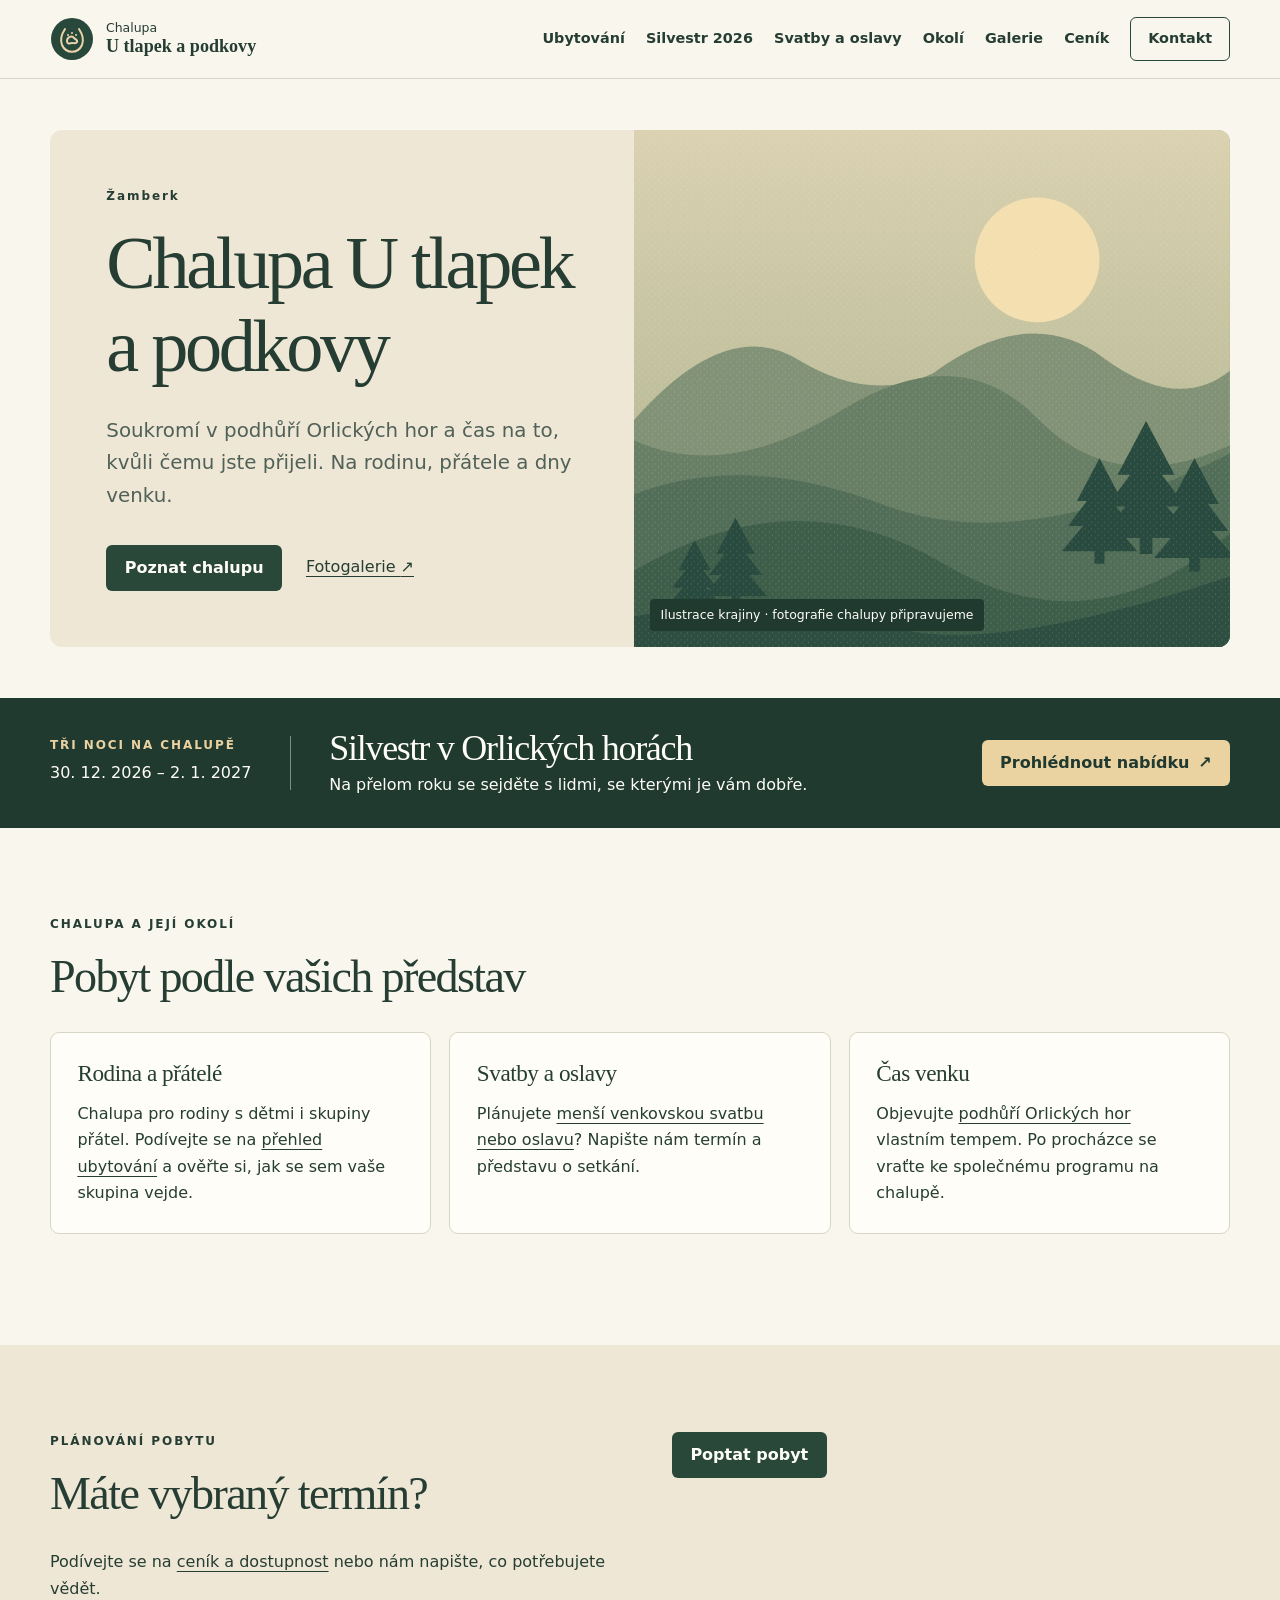
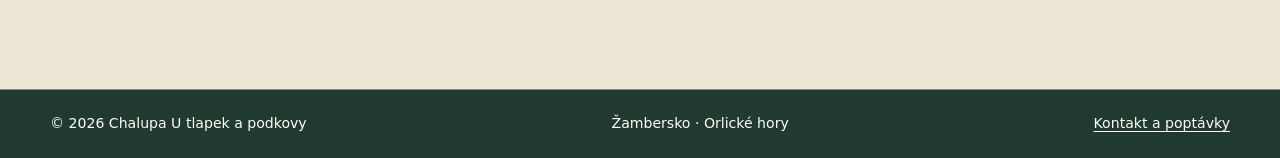
<file: index.html>
<!doctype html>
<html lang="cs">
<head>
  <meta charset="utf-8">
  <meta name="viewport" content="width=device-width, initial-scale=1">
  <meta name="description" content="Chalupa U tlapek a podkovy v podhůří Orlických hor u Žamberka. Pobyt pro rodiny a přátele, menší oslavy a silvestrovská nabídka na tři noci.">
  <title>Chalupa U tlapek a podkovy | Ubytování v Orlických horách</title>
  <link rel="stylesheet" href="styly.css">
  <script src="script.js" defer></script>
  <script type="application/ld+json">{
  "@context": "https://schema.org",
  "@type": "LodgingBusiness",
  "name": "Chalupa U tlapek a podkovy",
  "areaServed": [
    "Žambersko",
    "Orlické hory"
  ],
  "description": "Rekreační chalupa v podhůří Orlických hor v oblasti Žamberka."
}</script>
</head>
<body>
  <a class="skip-link" href="#obsah">Přeskočit na obsah</a>
  <header class="site-header">
    <div class="container header-inner">
      <a class="brand" href="index.html"><svg viewBox="0 0 44 44" width="44" height="44" aria-hidden="true"><circle cx="22" cy="22" r="21" fill="#28483b"/><path d="M15 12c-4 6-5 11-3 16 4 9 16 9 20 0 2-5 1-10-3-16M17 24c0-4 5-6 7-3 1 1 4 2 3 4-1 2-3 1-5 1s-5 2-5-2z" fill="none" stroke="#ead4a9" stroke-width="2" stroke-linecap="round"/><circle cx="18" cy="18" r="1" fill="#ead4a9"/><circle cx="22" cy="16" r="1" fill="#ead4a9"/><circle cx="26" cy="18" r="1" fill="#ead4a9"/></svg><span>Chalupa <strong>U tlapek a podkovy</strong></span></a>
      <button class="menu-toggle" type="button" aria-expanded="false" aria-controls="hlavni-menu">Menu <span aria-hidden="true">☰</span></button>
      <nav id="hlavni-menu" class="main-nav" aria-label="Hlavní navigace">
        <a href="ubytovani.html">Ubytování</a>
        <a href="silvestr-2026.html">Silvestr 2026</a>
        <a href="svatby-a-oslavy.html">Svatby a oslavy</a>
        <a href="zazitky-a-okoli.html">Okolí</a>
        <a href="fotogalerie.html">Galerie</a>
        <a href="cenik-a-dostupnost.html">Ceník</a>
        <a href="kontakt.html" class="nav-cta">Kontakt</a>
      </nav>
    </div>
  </header>
  <main id="obsah" tabindex="-1">
    <section class="hero">
      <div class="container hero-layout">
        <div class="hero-content">
          <p class="eyebrow">Žamberk</p>
          <h1>Chalupa U tlapek a podkovy</h1>
          <p class="hero-lead">Soukromí v podhůří Orlických hor a čas na to, kvůli čemu jste přijeli. Na rodinu, přátele a dny venku.</p>
          <div class="actions">
            <a class="button button-primary" href="ubytovani.html">Poznat chalupu</a> <a href="fotogalerie.html">Fotogalerie <span aria-hidden="true">↗</span></a>
          </div>
        </div>
        <figure class="hero-visual">
          <!-- Po doplnění podkladů nahraďte SVG skutečnou fotografií a upravte popisek. -->
          <svg class="landscape" aria-hidden="true" viewBox="0 0 640 640" preserveAspectRatio="xMidYMid slice"><defs><linearGradient id="sky" x2="0" y2="1" gradientUnits="objectBoundingBox"><stop stop-color="#ded4b3"/><stop offset="1" stop-color="#a4ac88"/></linearGradient><pattern id="paper" width="7" height="7" patternUnits="userSpaceOnUse"><path d="M1 2h1m3 3h1" stroke="#fff" opacity=".25"/></pattern><path id="fir" d="M0 0-18 34h8l-15 20h12l-17 20h26v10h8V74h26L13 54h12L10 34h8z"/></defs><path fill="url(#sky)" d="M0 0h640v640H0z"/><circle cx="433" cy="182" r="67" fill="#f3dfaf"/><path d="M0 354Q99 242 176 289t145 15q103-76 183-17t136 14v339H0z" fill="#829276"/><path d="M0 376q99 44 224-33t209 9 207 29v259H0z" fill="#687f66"/><path d="M0 434q118-46 268 11t372-55v250H0z" fill="#526e58"/><path d="M0 516q173-103 332-8t308-32v164H0z" fill="#3e5e4a"/><path d="M0 565q168-31 269 8t371-51v118H0z" fill="#2d4e40"/><g fill="#294a3e"><use href="#fir" transform="translate(500 395) scale(1.35)"/><use href="#fir" transform="translate(550 355) scale(1.7)"/><use href="#fir" transform="translate(602 395) scale(1.45)"/><use href="#fir" transform="translate(65 483) scale(.95)"/><use href="#fir" transform="translate(109 459) scale(1.14)"/></g><path fill="url(#paper)" d="M0 0h640v640H0z"/></svg>
          <figcaption>Ilustrace krajiny · fotografie chalupy připravujeme</figcaption>
        </figure>
      </div>
    </section>
    <section class="season">
      <div class="container season-inner">
        <div class="season-date">
          <p class="eyebrow">Tři noci na chalupě</p>
          <p><time datetime="2026-12-30">30. 12. 2026</time> – <time datetime="2027-01-02">2. 1. 2027</time></p>
        </div>
        <div>
          <h2>Silvestr v Orlických horách</h2>
          <p>Na přelom roku se sejděte s lidmi, se kterými je vám dobře.</p>
        </div>
        <a class="button button-primary" href="silvestr-2026.html">Prohlédnout nabídku <span aria-hidden='true'>↗</span></a>
      </div>
    </section>
    <section class="section">
      <div class="container">
        <p class="eyebrow">Chalupa a její okolí</p>
        <h2>Pobyt podle vašich představ</h2>
        <div class="three-cards">
          <article class="mini-card">
            <h3>Rodina a přátelé</h3>
            <p>Chalupa pro rodiny s dětmi i skupiny přátel. Podívejte se na <a href="ubytovani.html">přehled ubytování</a> a ověřte si, jak se sem vaše skupina vejde.</p>
          </article>
          <article class="mini-card">
            <h3>Svatby a oslavy</h3>
            <p>Plánujete <a href="svatby-a-oslavy.html">menší venkovskou svatbu nebo oslavu</a>? Napište nám termín a představu o setkání.</p>
          </article>
          <article class="mini-card">
            <h3>Čas venku</h3>
            <p>Objevujte <a href="zazitky-a-okoli.html">podhůří Orlických hor</a> vlastním tempem. Po procházce se vraťte ke společnému programu na chalupě.</p>
          </article>
        </div>
      </div>
    </section>
    <section class="section section-muted">
      <div class="container">
        <div class="split">
          <div>
            <p class="eyebrow">Plánování pobytu</p>
            <h2>Máte vybraný termín?</h2>
            <p>Podívejte se na <a href="cenik-a-dostupnost.html">ceník a dostupnost</a> nebo nám napište, co potřebujete vědět.</p>
          </div>
          <div>
            <a class="button button-primary" href="kontakt.html#poptavka">Poptat pobyt</a>
          </div>
        </div>
      </div>
    </section>
  </main>
  <footer class="site-footer">
    <div class="container footer-inner">
      <span>© <span id="rok">2026</span> Chalupa U tlapek a podkovy</span>
      <span>Žambersko · Orlické hory</span>
      <a href="kontakt.html">Kontakt a poptávky</a>
    </div>
  </footer>
</body>
</html>
</file>
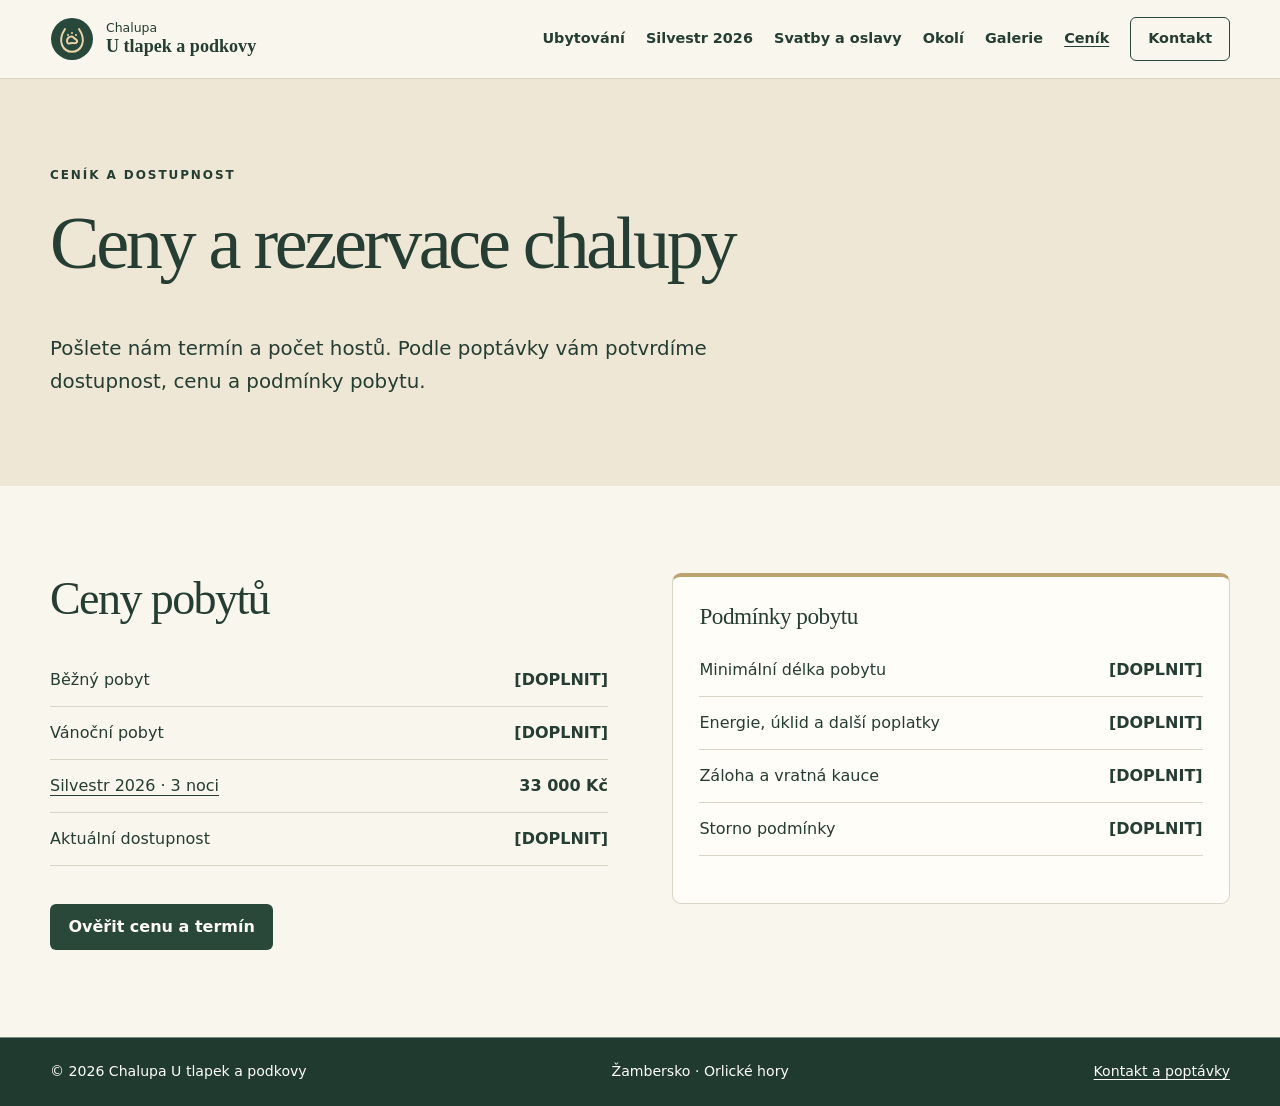
<file: cenik-a-dostupnost.html>
<!doctype html>
<html lang="cs">
<head>
  <meta charset="utf-8">
  <meta name="viewport" content="width=device-width, initial-scale=1">
  <meta name="description" content="Přehled cen a podmínek pronájmu Chalupy U tlapek a podkovy. Ověření dostupnosti běžných termínů i Silvestra 2026 přímou poptávkou.">
  <title>Ceník a dostupnost chalupy u Žamberka | U tlapek a podkovy</title>
  <link rel="stylesheet" href="styly.css">
  <script src="script.js" defer></script>
</head>
<body>
  <a class="skip-link" href="#obsah">Přeskočit na obsah</a>
  <header class="site-header">
    <div class="container header-inner">
      <a class="brand" href="index.html"><svg viewBox="0 0 44 44" width="44" height="44" aria-hidden="true"><circle cx="22" cy="22" r="21" fill="#28483b"/><path d="M15 12c-4 6-5 11-3 16 4 9 16 9 20 0 2-5 1-10-3-16M17 24c0-4 5-6 7-3 1 1 4 2 3 4-1 2-3 1-5 1s-5 2-5-2z" fill="none" stroke="#ead4a9" stroke-width="2" stroke-linecap="round"/><circle cx="18" cy="18" r="1" fill="#ead4a9"/><circle cx="22" cy="16" r="1" fill="#ead4a9"/><circle cx="26" cy="18" r="1" fill="#ead4a9"/></svg><span>Chalupa <strong>U tlapek a podkovy</strong></span></a>
      <button class="menu-toggle" type="button" aria-expanded="false" aria-controls="hlavni-menu">Menu <span aria-hidden="true">☰</span></button>
      <nav id="hlavni-menu" class="main-nav" aria-label="Hlavní navigace">
        <a href="ubytovani.html">Ubytování</a>
        <a href="silvestr-2026.html">Silvestr 2026</a>
        <a href="svatby-a-oslavy.html">Svatby a oslavy</a>
        <a href="zazitky-a-okoli.html">Okolí</a>
        <a href="fotogalerie.html">Galerie</a>
        <a href="cenik-a-dostupnost.html" aria-current="page">Ceník</a>
        <a href="kontakt.html" class="nav-cta">Kontakt</a>
      </nav>
    </div>
  </header>
  <main id="obsah" tabindex="-1">
    <section class="section page-intro">
      <div class="container">
        <p class="eyebrow">Ceník a dostupnost</p>
        <h1>Ceny a rezervace chalupy</h1>
        <p class="intro-lead">Pošlete nám termín a počet hostů. Podle poptávky vám potvrdíme dostupnost, cenu a podmínky pobytu.</p>
      </div>
    </section>
    <section class="section">
      <div class="container">
        <div class="split">
          <div>
            <h2>Ceny pobytů</h2>
            <dl class="spec-list">
              <div>
                <dt>Běžný pobyt</dt>
                <dd>[DOPLNIT]</dd>
              </div>
              <div>
                <dt>Vánoční pobyt</dt>
                <dd>[DOPLNIT]</dd>
              </div>
              <div>
                <dt><a href="silvestr-2026.html">Silvestr 2026 · 3 noci</a></dt>
                <dd>33 000 Kč</dd>
              </div>
              <div>
                <dt>Aktuální dostupnost</dt>
                <dd>[DOPLNIT]</dd>
              </div>
            </dl>
          </div>
          <div class="notice">
            <h3>Podmínky pobytu</h3>
            <dl class="spec-list">
              <div>
                <dt>Minimální délka pobytu</dt>
                <dd>[DOPLNIT]</dd>
              </div>
              <div>
                <dt>Energie, úklid a další poplatky</dt>
                <dd>[DOPLNIT]</dd>
              </div>
              <div>
                <dt>Záloha a vratná kauce</dt>
                <dd>[DOPLNIT]</dd>
              </div>
              <div>
                <dt>Storno podmínky</dt>
                <dd>[DOPLNIT]</dd>
              </div>
            </dl>
          </div>
        </div>
        <p><a class="button button-primary" href="kontakt.html#poptavka">Ověřit cenu a termín</a></p>
      </div>
    </section>
  </main>
  <footer class="site-footer">
    <div class="container footer-inner">
      <span>© <span id="rok">2026</span> Chalupa U tlapek a podkovy</span>
      <span>Žambersko · Orlické hory</span>
      <a href="kontakt.html">Kontakt a poptávky</a>
    </div>
  </footer>
</body>
</html>
</file>
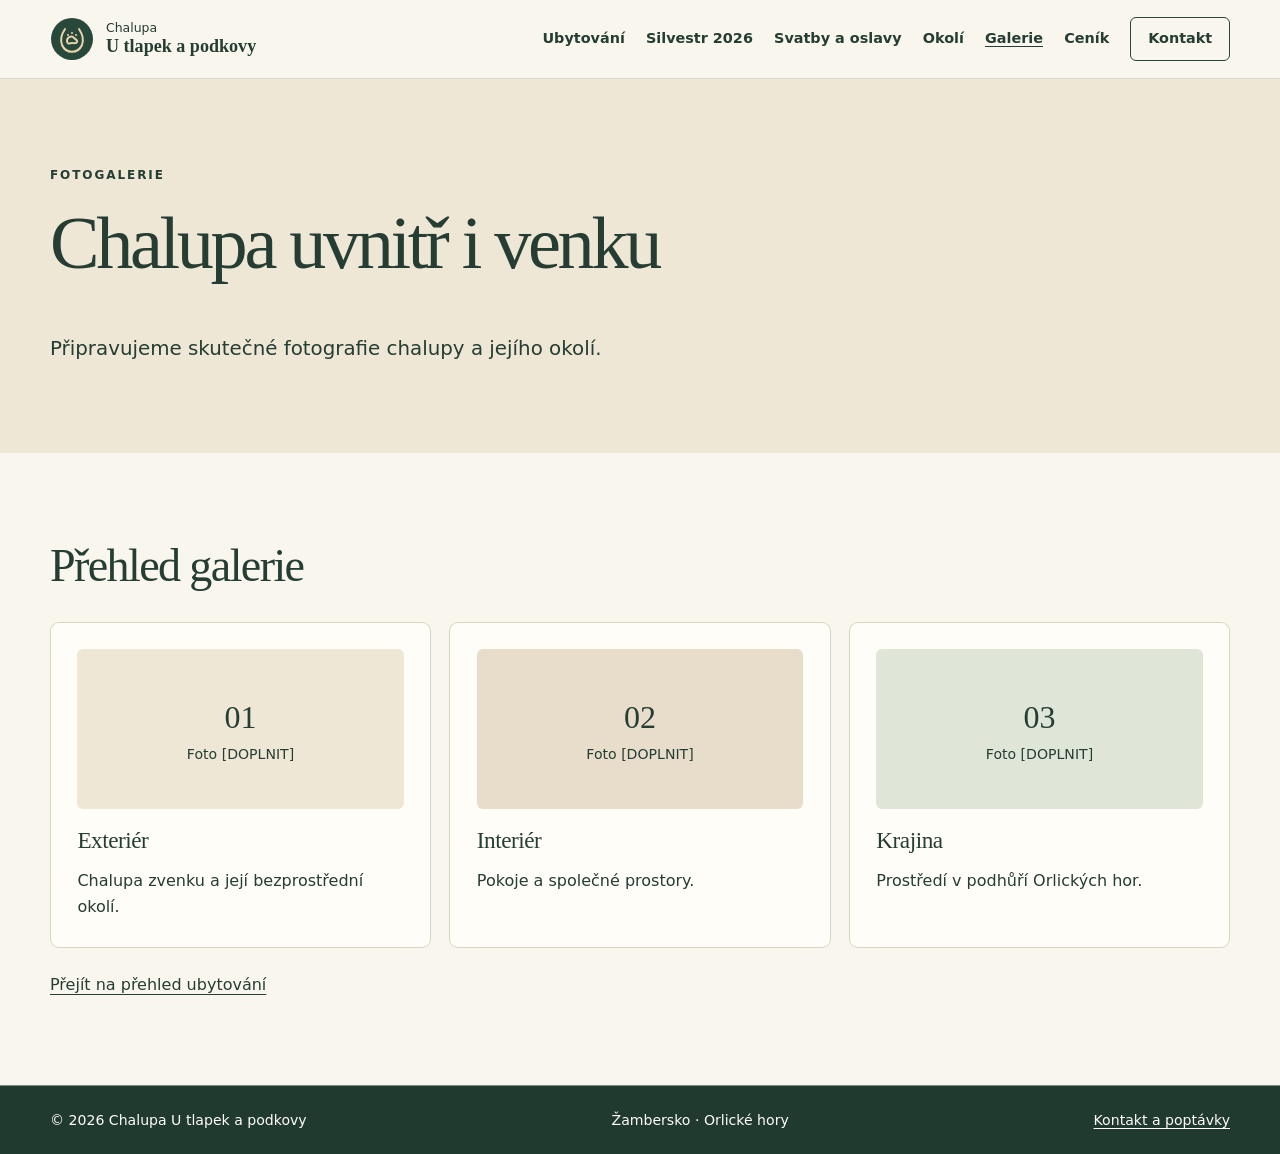
<file: fotogalerie.html>
<!doctype html>
<html lang="cs">
<head>
  <meta charset="utf-8">
  <meta name="viewport" content="width=device-width, initial-scale=1">
  <meta name="description" content="Fotogalerie Chalupy U tlapek a podkovy. Připravujeme skutečné fotografie exteriéru, interiéru a okolí chalupy na Žambersku.">
  <title>Fotogalerie chalupy | U tlapek a podkovy</title>
  <link rel="stylesheet" href="styly.css">
  <script src="script.js" defer></script>
</head>
<body>
  <a class="skip-link" href="#obsah">Přeskočit na obsah</a>
  <header class="site-header">
    <div class="container header-inner">
      <a class="brand" href="index.html"><svg viewBox="0 0 44 44" width="44" height="44" aria-hidden="true"><circle cx="22" cy="22" r="21" fill="#28483b"/><path d="M15 12c-4 6-5 11-3 16 4 9 16 9 20 0 2-5 1-10-3-16M17 24c0-4 5-6 7-3 1 1 4 2 3 4-1 2-3 1-5 1s-5 2-5-2z" fill="none" stroke="#ead4a9" stroke-width="2" stroke-linecap="round"/><circle cx="18" cy="18" r="1" fill="#ead4a9"/><circle cx="22" cy="16" r="1" fill="#ead4a9"/><circle cx="26" cy="18" r="1" fill="#ead4a9"/></svg><span>Chalupa <strong>U tlapek a podkovy</strong></span></a>
      <button class="menu-toggle" type="button" aria-expanded="false" aria-controls="hlavni-menu">Menu <span aria-hidden="true">☰</span></button>
      <nav id="hlavni-menu" class="main-nav" aria-label="Hlavní navigace">
        <a href="ubytovani.html">Ubytování</a>
        <a href="silvestr-2026.html">Silvestr 2026</a>
        <a href="svatby-a-oslavy.html">Svatby a oslavy</a>
        <a href="zazitky-a-okoli.html">Okolí</a>
        <a href="fotogalerie.html" aria-current="page">Galerie</a>
        <a href="cenik-a-dostupnost.html">Ceník</a>
        <a href="kontakt.html" class="nav-cta">Kontakt</a>
      </nav>
    </div>
  </header>
  <main id="obsah" tabindex="-1">
    <section class="section page-intro">
      <div class="container">
        <p class="eyebrow">Fotogalerie</p>
        <h1>Chalupa uvnitř i venku</h1>
        <p class="intro-lead">Připravujeme skutečné fotografie chalupy a jejího okolí.</p>
      </div>
    </section>
    <section class="section">
      <div class="container">
        <h2>Přehled galerie</h2>
        <div class="three-cards">
          <article class="gallery-card">
            <div class="photo-placeholder">
              <span aria-hidden="true">01</span>Foto [DOPLNIT]</div>
            <h3>Exteriér</h3>
            <p>Chalupa zvenku a její bezprostřední okolí.</p>
          </article>
          <article class="gallery-card">
            <div class="photo-placeholder">
              <span aria-hidden="true">02</span>Foto [DOPLNIT]</div>
            <h3>Interiér</h3>
            <p>Pokoje a společné prostory.</p>
          </article>
          <article class="gallery-card">
            <div class="photo-placeholder">
              <span aria-hidden="true">03</span>Foto [DOPLNIT]</div>
            <h3>Krajina</h3>
            <p>Prostředí v podhůří Orlických hor.</p>
          </article>
        </div>
        <p><a href="ubytovani.html">Přejít na přehled ubytování</a></p>
      </div>
    </section>
  </main>
  <footer class="site-footer">
    <div class="container footer-inner">
      <span>© <span id="rok">2026</span> Chalupa U tlapek a podkovy</span>
      <span>Žambersko · Orlické hory</span>
      <a href="kontakt.html">Kontakt a poptávky</a>
    </div>
  </footer>
</body>
</html>
</file>
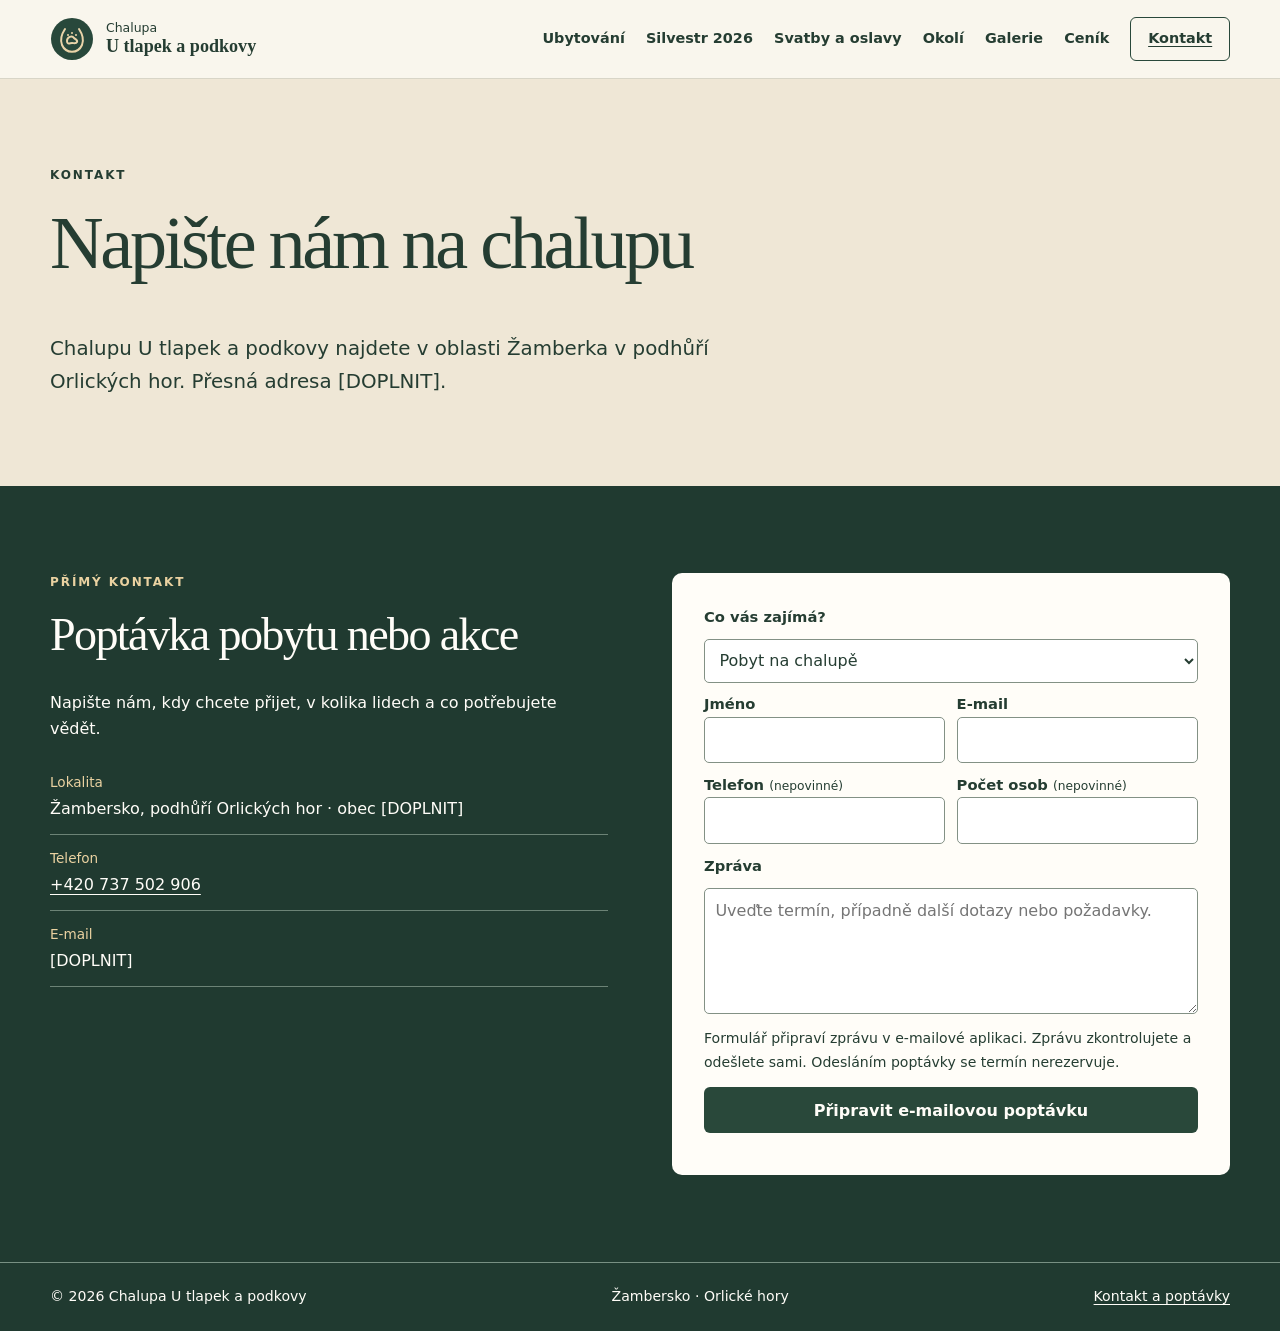
<file: kontakt.html>
<!doctype html>
<html lang="cs">
<head>
  <meta charset="utf-8">
  <meta name="viewport" content="width=device-width, initial-scale=1">
  <meta name="description" content="Přímá poptávka ubytování, silvestrovského pobytu nebo menší oslavy na Chalupě U tlapek a podkovy v oblasti Žamberka.">
  <title>Kontakt a poptávka pobytu | Chalupa U tlapek a podkovy</title>
  <link rel="stylesheet" href="styly.css">
  <script src="script.js" defer></script>
</head>
<body>
  <a class="skip-link" href="#obsah">Přeskočit na obsah</a>
  <header class="site-header">
    <div class="container header-inner">
      <a class="brand" href="index.html"><svg viewBox="0 0 44 44" width="44" height="44" aria-hidden="true"><circle cx="22" cy="22" r="21" fill="#28483b"/><path d="M15 12c-4 6-5 11-3 16 4 9 16 9 20 0 2-5 1-10-3-16M17 24c0-4 5-6 7-3 1 1 4 2 3 4-1 2-3 1-5 1s-5 2-5-2z" fill="none" stroke="#ead4a9" stroke-width="2" stroke-linecap="round"/><circle cx="18" cy="18" r="1" fill="#ead4a9"/><circle cx="22" cy="16" r="1" fill="#ead4a9"/><circle cx="26" cy="18" r="1" fill="#ead4a9"/></svg><span>Chalupa <strong>U tlapek a podkovy</strong></span></a>
      <button class="menu-toggle" type="button" aria-expanded="false" aria-controls="hlavni-menu">Menu <span aria-hidden="true">☰</span></button>
      <nav id="hlavni-menu" class="main-nav" aria-label="Hlavní navigace">
        <a href="ubytovani.html">Ubytování</a>
        <a href="silvestr-2026.html">Silvestr 2026</a>
        <a href="svatby-a-oslavy.html">Svatby a oslavy</a>
        <a href="zazitky-a-okoli.html">Okolí</a>
        <a href="fotogalerie.html">Galerie</a>
        <a href="cenik-a-dostupnost.html">Ceník</a>
        <a href="kontakt.html" aria-current="page" class="nav-cta">Kontakt</a>
      </nav>
    </div>
  </header>
  <main id="obsah" tabindex="-1">
    <section class="section page-intro">
      <div class="container">
        <p class="eyebrow">Kontakt</p>
        <h1>Napište nám na chalupu</h1>
        <p class="intro-lead">Chalupu U tlapek a podkovy najdete v oblasti Žamberka v podhůří Orlických hor. Přesná adresa [DOPLNIT].</p>
      </div>
    </section>
    <section id="poptavka" class="section contact-section">
      <div class="container contact-grid">
        <div>
          <p class="eyebrow">Přímý kontakt</p>
          <h2>Poptávka pobytu nebo akce</h2>
          <p>Napište nám, kdy chcete přijet, v kolika lidech a co potřebujete vědět.</p>
          <dl class="contact-details">
            <div>
              <dt>Lokalita</dt>
              <dd>Žambersko, podhůří Orlických hor · obec [DOPLNIT]</dd>
            </div>
            <div>
              <dt>Telefon</dt>
              <dd data-contact="telefon">[DOPLNIT]</dd>
            </div>
            <div>
              <dt>E-mail</dt>
              <dd data-contact="email">[DOPLNIT]</dd>
            </div>
          </dl>
        </div>
        <form id="poptavka-form" class="contact-form" aria-describedby="form-note">
          <label for="tema">Co vás zajímá?</label>
          <select id="tema" name="tema"><option selected>Pobyt na chalupě</option><option>Silvestr 2026</option><option>Svatba nebo oslava</option><option>Jiný dotaz</option></select>
          <div class="form-row">
            <div>
              <label for="jmeno">Jméno</label>
              <input id="jmeno" name="jmeno" autocomplete="name" required maxlength="100">
            </div>
            <div>
              <label for="email">E-mail</label>
              <input id="email" name="email" type="email" autocomplete="email" required maxlength="254">
            </div>
          </div>
          <div class="form-row">
            <div>
              <label for="telefon">Telefon <small>(nepovinné)</small></label>
              <input id="telefon" name="telefon" type="tel" autocomplete="tel" maxlength="40">
            </div>
            <div>
              <label for="osoby">Počet osob <small>(nepovinné)</small></label>
              <input id="osoby" name="osoby" type="number" min="1" step="1" inputmode="numeric">
            </div>
          </div>
          <label for="zprava">Zpráva</label>
          <textarea id="zprava" name="zprava" rows="4" maxlength="1200" placeholder="Uveďte termín, případně další dotazy nebo požadavky."></textarea>
          <p class="form-note" id="form-note">Formulář připraví zprávu v e-mailové aplikaci. Zprávu zkontrolujete a odešlete sami. Odesláním poptávky se termín nerezervuje.</p>
          <button class="button button-primary" type="submit" disabled>Připravit e-mailovou poptávku</button>
          <noscript>
          <p class="form-note">Pro přípravu e-mailu zapněte JavaScript.</p></noscript>
          <p id="form-status" class="form-status" role="status"></p>
          <div id="draft" hidden>
            <label for="draft-text">Text poptávky ke zkopírování</label>
            <textarea id="draft-text" rows="6" readonly></textarea>
          </div>
        </form>
      </div>
    </section>
  </main>
  <footer class="site-footer">
    <div class="container footer-inner">
      <span>© <span id="rok">2026</span> Chalupa U tlapek a podkovy</span>
      <span>Žambersko · Orlické hory</span>
      <a href="kontakt.html">Kontakt a poptávky</a>
    </div>
  </footer>
</body>
</html>
</file>
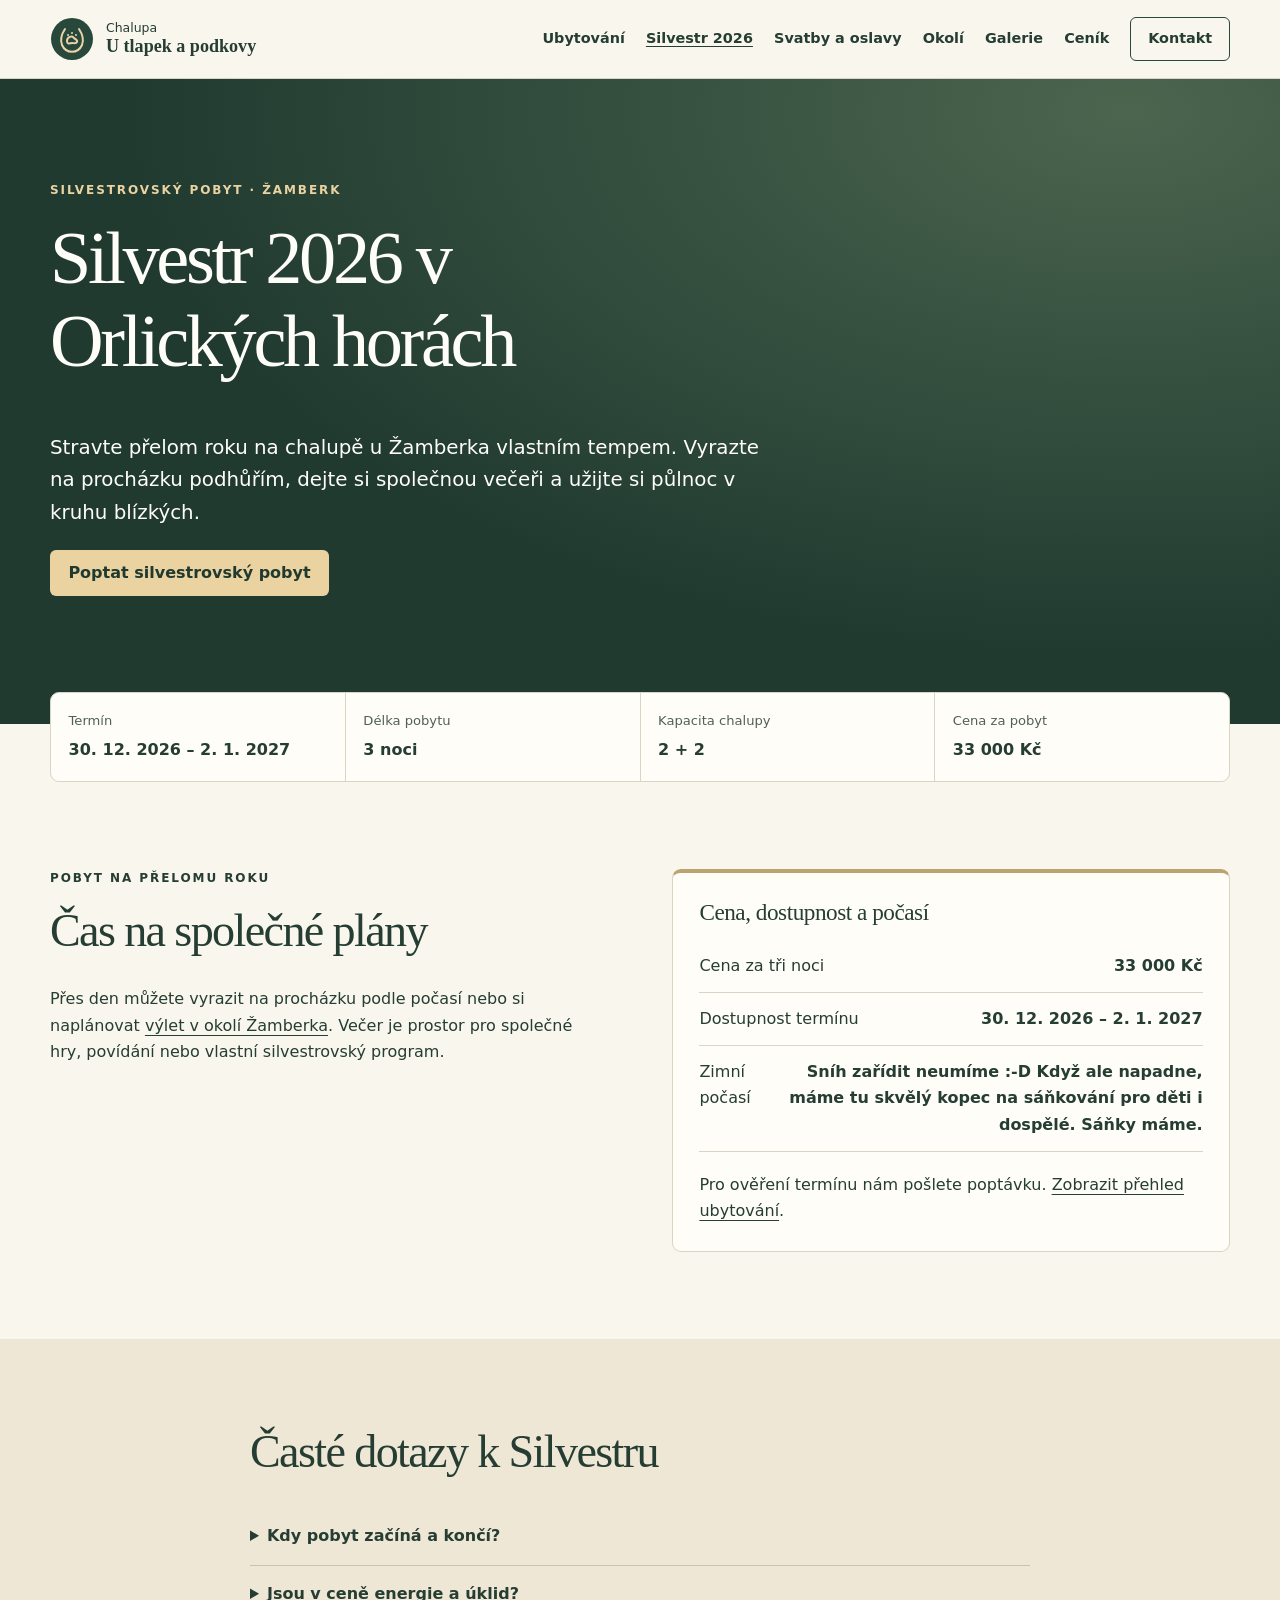
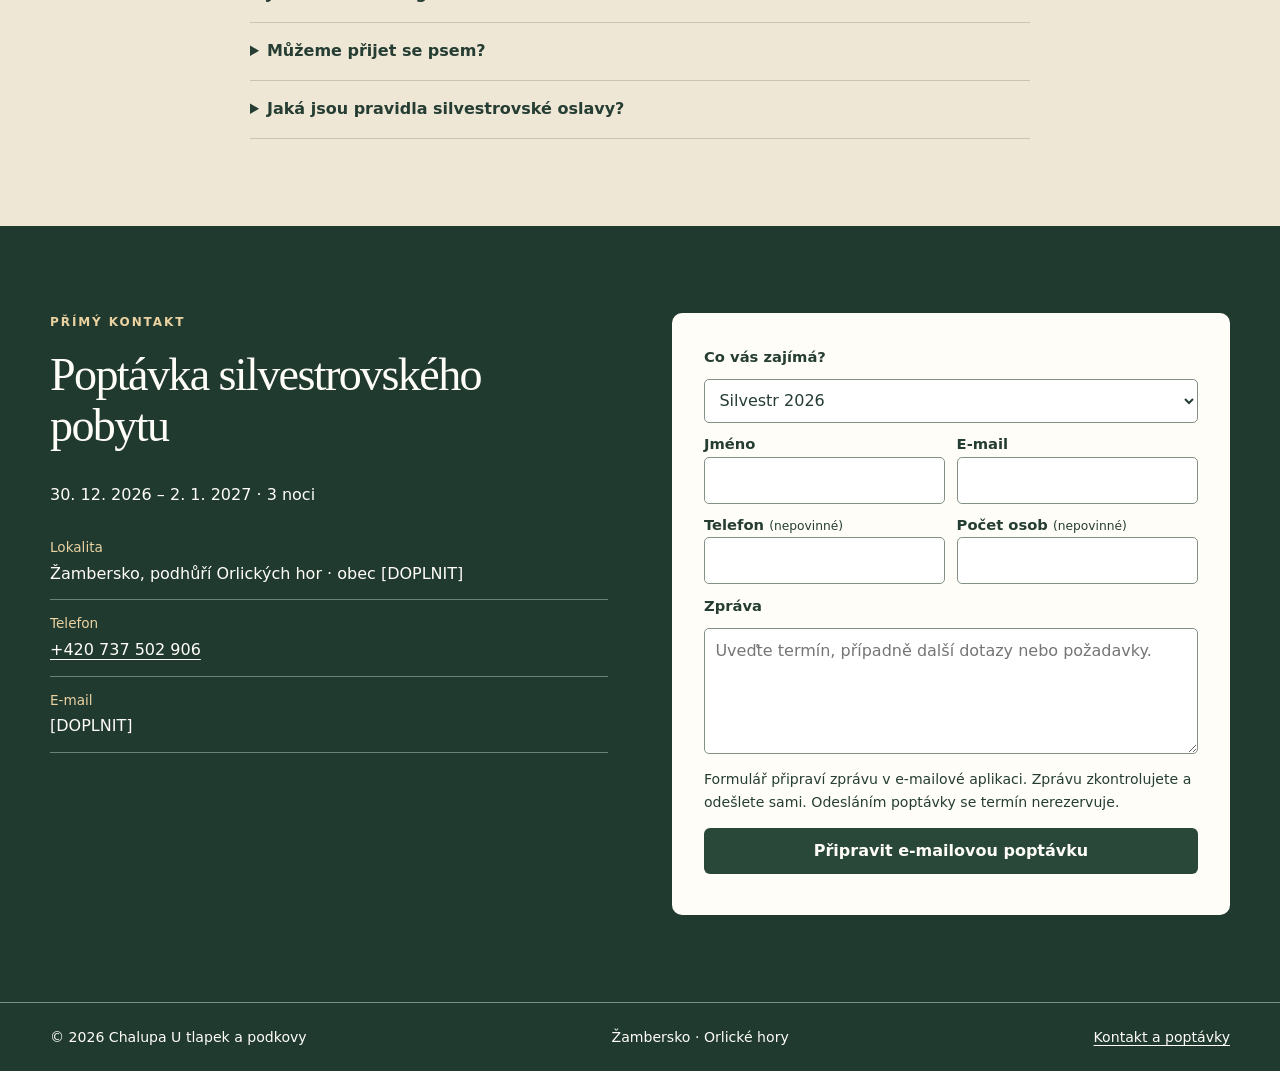
<file: silvestr-2026.html>
<!doctype html>
<html lang="cs">
<head>
  <meta charset="utf-8">
  <meta name="viewport" content="width=device-width, initial-scale=1">
  <meta name="description" content="Silvestr na chalupě u Žamberka od 30. 12. 2026 do 2. 1. 2027. Tři noci v Orlických horách pro rodinu nebo přátele. Poptávka ceny a dostupnosti.">
  <title>Silvestr 2026 v Orlických horách | Chalupa U tlapek a podkovy</title>
  <link rel="stylesheet" href="styly.css">
  <script src="script.js" defer></script>
</head>
<body>
  <a class="skip-link" href="#obsah">Přeskočit na obsah</a>
  <header class="site-header">
    <div class="container header-inner">
      <a class="brand" href="index.html"><svg viewBox="0 0 44 44" width="44" height="44" aria-hidden="true"><circle cx="22" cy="22" r="21" fill="#28483b"/><path d="M15 12c-4 6-5 11-3 16 4 9 16 9 20 0 2-5 1-10-3-16M17 24c0-4 5-6 7-3 1 1 4 2 3 4-1 2-3 1-5 1s-5 2-5-2z" fill="none" stroke="#ead4a9" stroke-width="2" stroke-linecap="round"/><circle cx="18" cy="18" r="1" fill="#ead4a9"/><circle cx="22" cy="16" r="1" fill="#ead4a9"/><circle cx="26" cy="18" r="1" fill="#ead4a9"/></svg><span>Chalupa <strong>U tlapek a podkovy</strong></span></a>
      <button class="menu-toggle" type="button" aria-expanded="false" aria-controls="hlavni-menu">Menu <span aria-hidden="true">☰</span></button>
      <nav id="hlavni-menu" class="main-nav" aria-label="Hlavní navigace">
        <a href="ubytovani.html">Ubytování</a>
        <a href="silvestr-2026.html" aria-current="page">Silvestr 2026</a>
        <a href="svatby-a-oslavy.html">Svatby a oslavy</a>
        <a href="zazitky-a-okoli.html">Okolí</a>
        <a href="fotogalerie.html">Galerie</a>
        <a href="cenik-a-dostupnost.html">Ceník</a>
        <a href="kontakt.html" class="nav-cta">Kontakt</a>
      </nav>
    </div>
  </header>
  <main id="obsah" tabindex="-1">
    <section class="winter-hero">
      <div class="container">
        <p class="eyebrow">Silvestrovský pobyt · Žamberk</p>
        <h1>Silvestr 2026 v Orlických horách</h1>
        <p class="hero-lead">Stravte přelom roku na chalupě u Žamberka vlastním tempem. Vyrazte na procházku podhůřím, dejte si společnou večeři a užijte si půlnoc v kruhu blízkých.</p>
        <a class="button button-accent" href="#poptavka">Poptat silvestrovský pobyt</a>
      </div>
    </section>
    <section class="quick-facts container" aria-label="Základní informace o pobytu">
      <dl class="facts-grid">
        <div class="fact">
          <dt class="fact-label">Termín</dt>
          <dd><time datetime="2026-12-30">30. 12. 2026</time> – <time datetime="2027-01-02">2. 1. 2027</time></dd>
        </div>
        <div class="fact">
          <dt class="fact-label">Délka pobytu</dt>
          <dd>3 noci</dd>
        </div>
        <div class="fact">
          <dt class="fact-label">Kapacita chalupy</dt>
          <dd>2 + 2</dd>
        </div>
        <div class="fact">
          <dt class="fact-label">Cena za pobyt</dt>
          <dd>33 000 Kč</dd>
        </div>
      </dl>
    </section>
    <section class="section">
      <div class="container">
        <div class="split">
          <div>
            <p class="eyebrow">Pobyt na přelomu roku</p>
            <h2>Čas na společné plány</h2>
            <p>Přes den můžete vyrazit na procházku podle počasí nebo si naplánovat <a href="zazitky-a-okoli.html">výlet v okolí Žamberka</a>. Večer je prostor pro společné hry, povídání nebo vlastní silvestrovský program.</p>
          </div>
          <div class="notice">
            <h3>Cena, dostupnost a počasí</h3>
            <dl class="spec-list">
              <div>
                <dt>Cena za tři noci</dt>
                <dd>33 000 Kč</dd>
              </div>
              <div>
                <dt>Dostupnost termínu</dt>
                <dd>30. 12. 2026 – 2. 1. 2027</dd>
              </div>
              <div>
                <dt>Zimní počasí</dt>
                <dd>Sníh zařídit neumíme :-D Když ale napadne, máme tu skvělý kopec na sáňkování pro děti i dospělé. Sáňky máme.</dd>
              </div>
            </dl>
            <p>Pro ověření termínu nám pošlete poptávku. <a href="ubytovani.html">Zobrazit přehled ubytování</a>.</p>
          </div>
        </div>
      </div>
    </section>
    <section class="section section-muted">
      <div class="container narrow">
        <h2>Časté dotazy k Silvestru</h2>
        <details>
          <summary>Kdy pobyt začíná a končí?</summary>
          <p>Příjezd je 30. prosince 2026 a odjezd 2. ledna 2027. Časy příjezdu a odjezdu [DOPLNIT].</p>
        </details>
        <details>
          <summary>Jsou v ceně energie a úklid?</summary>
          <p>Ano, energie i úklid jsou v ceně. Prosíme jen, abyste se k chalupě chovali ohleduplně a udržovali v ní pořádek.</p>
        </details>
        <details>
          <summary>Můžeme přijet se psem?</summary>
          <p>Ano, se psem můžete přijet. Když vyrazíte třeba na lyže, po domluvě vám ho rádi pohlídáme nebo vyvenčíme.</p>
        </details>
        <details>
          <summary>Jaká jsou pravidla silvestrovské oslavy?</summary>
          <p>Ukončete rok 2026 a pořádně přivítejte nový rok 2027. Podmínky pro hudbu, návštěvy a noční klid [DOPLNIT].</p>
        </details>
      </div>
    </section>
    <section id="poptavka" class="section contact-section">
      <div class="container contact-grid">
        <div>
          <p class="eyebrow">Přímý kontakt</p>
          <h2>Poptávka silvestrovského pobytu</h2>
          <p><time datetime="2026-12-30">30. 12. 2026</time> – <time datetime="2027-01-02">2. 1. 2027</time> · 3 noci</p>
          <dl class="contact-details">
            <div>
              <dt>Lokalita</dt>
              <dd>Žambersko, podhůří Orlických hor · obec [DOPLNIT]</dd>
            </div>
            <div>
              <dt>Telefon</dt>
              <dd data-contact="telefon">[DOPLNIT]</dd>
            </div>
            <div>
              <dt>E-mail</dt>
              <dd data-contact="email">[DOPLNIT]</dd>
            </div>
          </dl>
        </div>
        <form id="poptavka-form" class="contact-form" aria-describedby="form-note">
          <label for="tema">Co vás zajímá?</label>
          <select id="tema" name="tema"><option>Pobyt na chalupě</option><option selected>Silvestr 2026</option><option>Svatba nebo oslava</option><option>Jiný dotaz</option></select>
          <div class="form-row">
            <div>
              <label for="jmeno">Jméno</label>
              <input id="jmeno" name="jmeno" autocomplete="name" required maxlength="100">
            </div>
            <div>
              <label for="email">E-mail</label>
              <input id="email" name="email" type="email" autocomplete="email" required maxlength="254">
            </div>
          </div>
          <div class="form-row">
            <div>
              <label for="telefon">Telefon <small>(nepovinné)</small></label>
              <input id="telefon" name="telefon" type="tel" autocomplete="tel" maxlength="40">
            </div>
            <div>
              <label for="osoby">Počet osob <small>(nepovinné)</small></label>
              <input id="osoby" name="osoby" type="number" min="1" step="1" inputmode="numeric">
            </div>
          </div>
          <label for="zprava">Zpráva</label>
          <textarea id="zprava" name="zprava" rows="4" maxlength="1200" placeholder="Uveďte termín, případně další dotazy nebo požadavky."></textarea>
          <p class="form-note" id="form-note">Formulář připraví zprávu v e-mailové aplikaci. Zprávu zkontrolujete a odešlete sami. Odesláním poptávky se termín nerezervuje.</p>
          <button class="button button-primary" type="submit" disabled>Připravit e-mailovou poptávku</button>
          <noscript>
          <p class="form-note">Pro přípravu e-mailu zapněte JavaScript.</p></noscript>
          <p id="form-status" class="form-status" role="status"></p>
          <div id="draft" hidden>
            <label for="draft-text">Text poptávky ke zkopírování</label>
            <textarea id="draft-text" rows="6" readonly></textarea>
          </div>
        </form>
      </div>
    </section>
  </main>
  <footer class="site-footer">
    <div class="container footer-inner">
      <span>© <span id="rok">2026</span> Chalupa U tlapek a podkovy</span>
      <span>Žambersko · Orlické hory</span>
      <a href="kontakt.html">Kontakt a poptávky</a>
    </div>
  </footer>
</body>
</html>
</file>
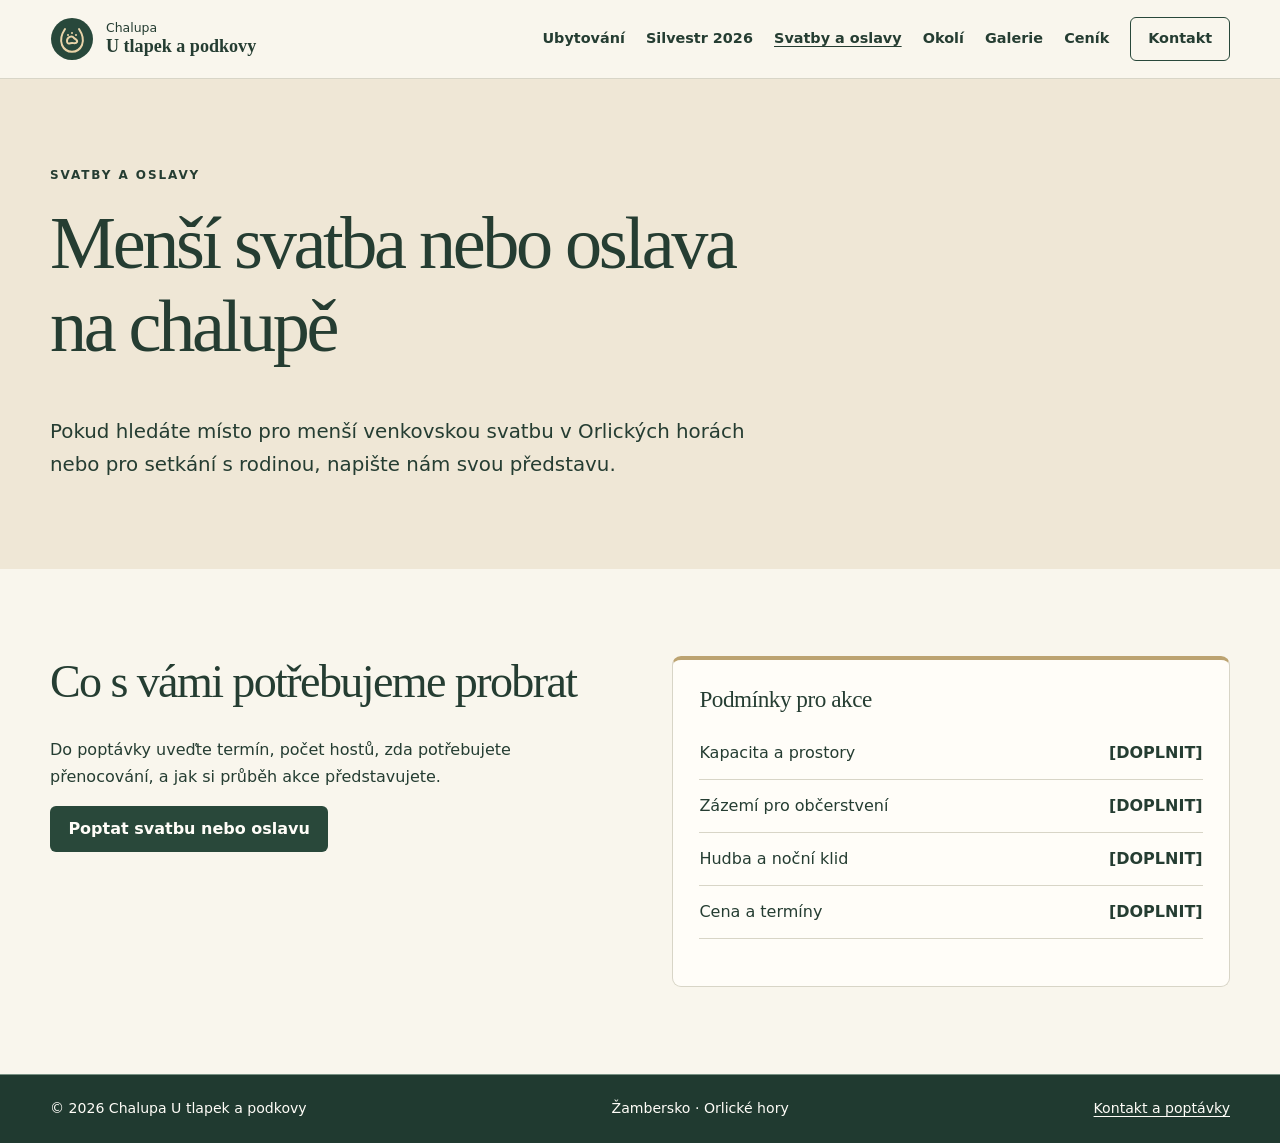
<file: svatby-a-oslavy.html>
<!doctype html>
<html lang="cs">
<head>
  <meta charset="utf-8">
  <meta name="viewport" content="width=device-width, initial-scale=1">
  <meta name="description" content="Poptávka menší svatby na chalupě nebo rodinné oslavy na Žambersku. Co uvést v poptávce a které podmínky je třeba potvrdit.">
  <title>Venkovská svatba a oslavy v Orlických horách | U tlapek a podkovy</title>
  <link rel="stylesheet" href="styly.css">
  <script src="script.js" defer></script>
</head>
<body>
  <a class="skip-link" href="#obsah">Přeskočit na obsah</a>
  <header class="site-header">
    <div class="container header-inner">
      <a class="brand" href="index.html"><svg viewBox="0 0 44 44" width="44" height="44" aria-hidden="true"><circle cx="22" cy="22" r="21" fill="#28483b"/><path d="M15 12c-4 6-5 11-3 16 4 9 16 9 20 0 2-5 1-10-3-16M17 24c0-4 5-6 7-3 1 1 4 2 3 4-1 2-3 1-5 1s-5 2-5-2z" fill="none" stroke="#ead4a9" stroke-width="2" stroke-linecap="round"/><circle cx="18" cy="18" r="1" fill="#ead4a9"/><circle cx="22" cy="16" r="1" fill="#ead4a9"/><circle cx="26" cy="18" r="1" fill="#ead4a9"/></svg><span>Chalupa <strong>U tlapek a podkovy</strong></span></a>
      <button class="menu-toggle" type="button" aria-expanded="false" aria-controls="hlavni-menu">Menu <span aria-hidden="true">☰</span></button>
      <nav id="hlavni-menu" class="main-nav" aria-label="Hlavní navigace">
        <a href="ubytovani.html">Ubytování</a>
        <a href="silvestr-2026.html">Silvestr 2026</a>
        <a href="svatby-a-oslavy.html" aria-current="page">Svatby a oslavy</a>
        <a href="zazitky-a-okoli.html">Okolí</a>
        <a href="fotogalerie.html">Galerie</a>
        <a href="cenik-a-dostupnost.html">Ceník</a>
        <a href="kontakt.html" class="nav-cta">Kontakt</a>
      </nav>
    </div>
  </header>
  <main id="obsah" tabindex="-1">
    <section class="section page-intro">
      <div class="container">
        <p class="eyebrow">Svatby a oslavy</p>
        <h1>Menší svatba nebo oslava na chalupě</h1>
        <p class="intro-lead">Pokud hledáte místo pro menší venkovskou svatbu v Orlických horách nebo pro setkání s rodinou, napište nám svou představu.</p>
      </div>
    </section>
    <section class="section">
      <div class="container">
        <div class="split">
          <div>
            <h2>Co s vámi potřebujeme probrat</h2>
            <p>Do poptávky uveďte termín, počet hostů, zda potřebujete přenocování, a jak si průběh akce představujete.</p><a class="button button-primary" href="kontakt.html?tema=oslava#poptavka">Poptat svatbu nebo oslavu</a>
          </div>
          <div class="notice">
            <h3>Podmínky pro akce</h3>
            <dl class="spec-list">
              <div>
                <dt>Kapacita a prostory</dt>
                <dd>[DOPLNIT]</dd>
              </div>
              <div>
                <dt>Zázemí pro občerstvení</dt>
                <dd>[DOPLNIT]</dd>
              </div>
              <div>
                <dt>Hudba a noční klid</dt>
                <dd>[DOPLNIT]</dd>
              </div>
              <div>
                <dt>Cena a termíny</dt>
                <dd>[DOPLNIT]</dd>
              </div>
            </dl>
          </div>
        </div>
      </div>
    </section>
  </main>
  <footer class="site-footer">
    <div class="container footer-inner">
      <span>© <span id="rok">2026</span> Chalupa U tlapek a podkovy</span>
      <span>Žambersko · Orlické hory</span>
      <a href="kontakt.html">Kontakt a poptávky</a>
    </div>
  </footer>
</body>
</html>
</file>
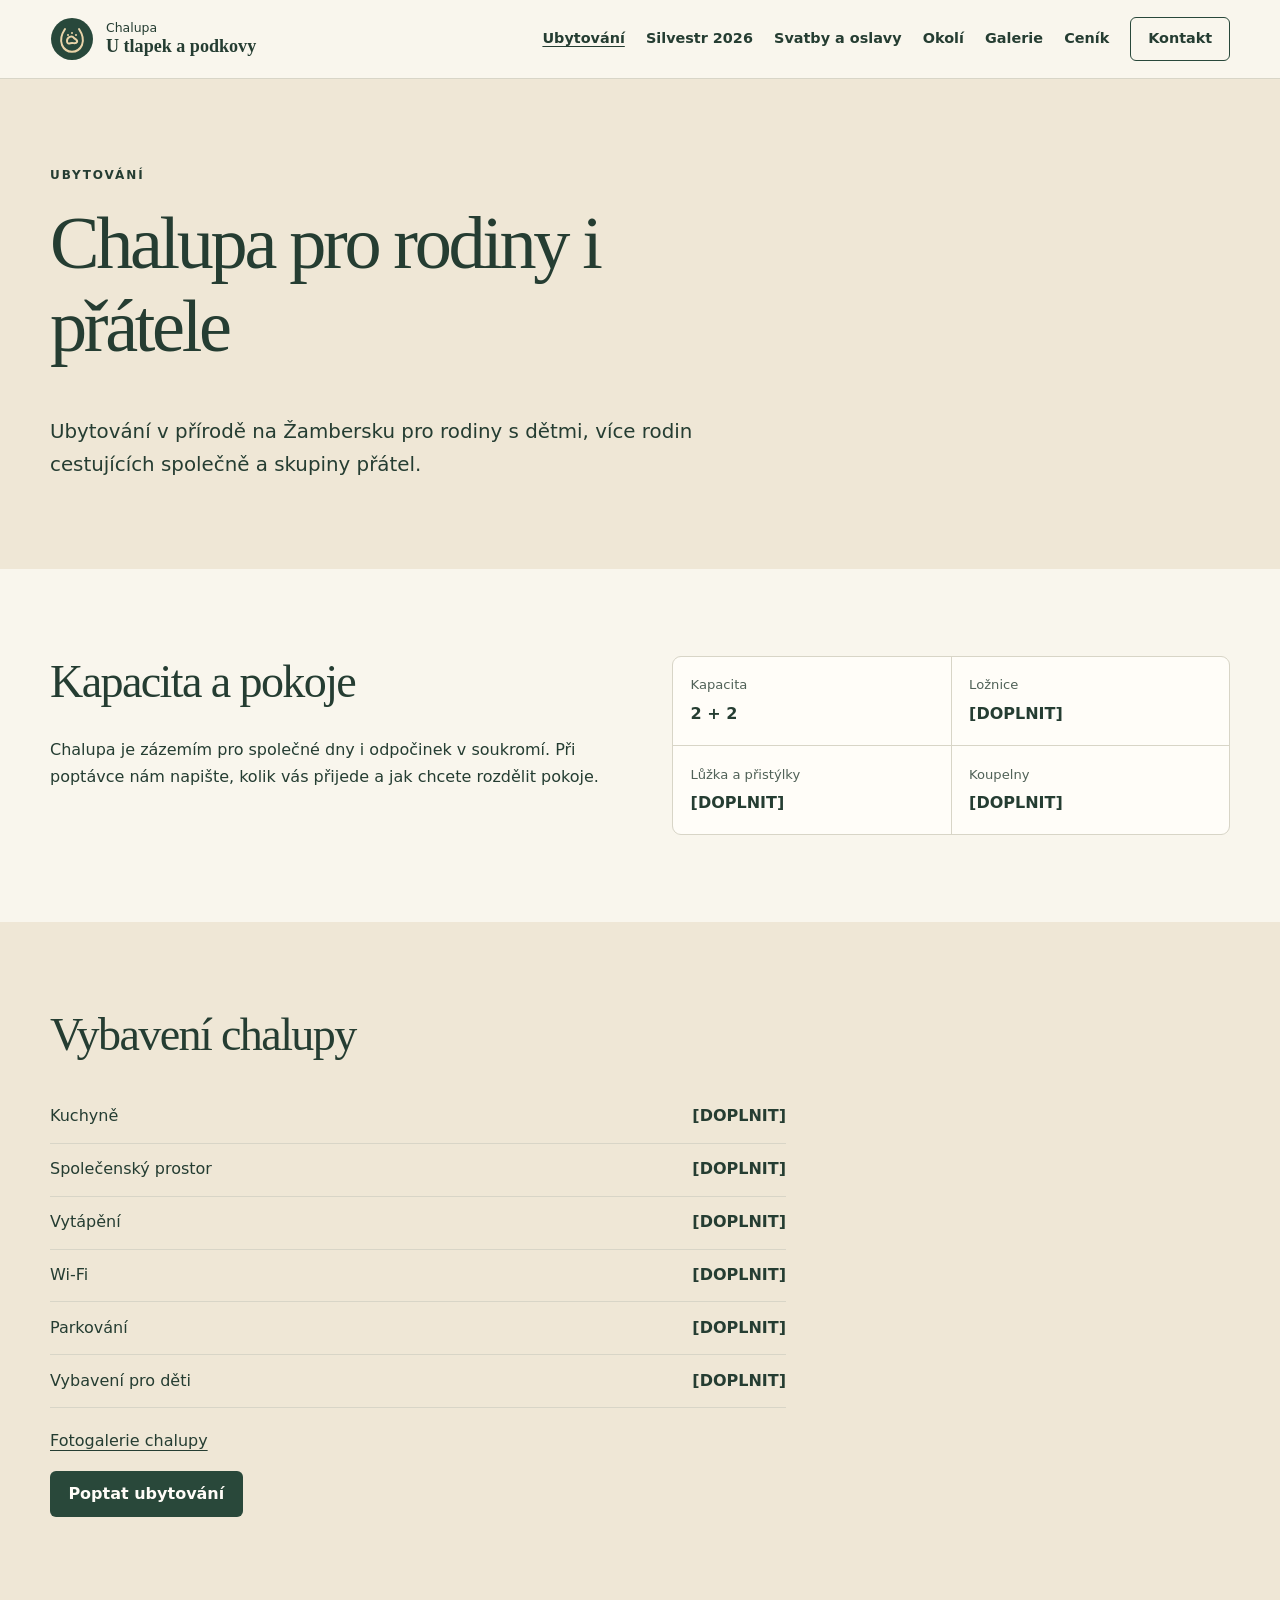
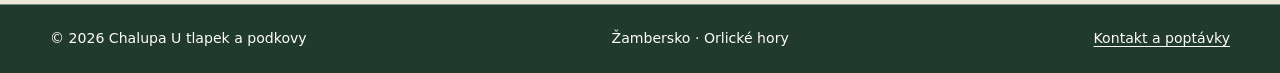
<file: ubytovani.html>
<!doctype html>
<html lang="cs">
<head>
  <meta charset="utf-8">
  <meta name="viewport" content="width=device-width, initial-scale=1">
  <meta name="description" content="Ubytování v podhůří Orlických hor pro rodiny s dětmi, více rodin i skupiny přátel. Přehled kapacity, pokojů a vybavení chalupy.">
  <title>Pronájem chalupy u Žamberka | U tlapek a podkovy</title>
  <link rel="stylesheet" href="styly.css">
  <script src="script.js" defer></script>
</head>
<body>
  <a class="skip-link" href="#obsah">Přeskočit na obsah</a>
  <header class="site-header">
    <div class="container header-inner">
      <a class="brand" href="index.html"><svg viewBox="0 0 44 44" width="44" height="44" aria-hidden="true"><circle cx="22" cy="22" r="21" fill="#28483b"/><path d="M15 12c-4 6-5 11-3 16 4 9 16 9 20 0 2-5 1-10-3-16M17 24c0-4 5-6 7-3 1 1 4 2 3 4-1 2-3 1-5 1s-5 2-5-2z" fill="none" stroke="#ead4a9" stroke-width="2" stroke-linecap="round"/><circle cx="18" cy="18" r="1" fill="#ead4a9"/><circle cx="22" cy="16" r="1" fill="#ead4a9"/><circle cx="26" cy="18" r="1" fill="#ead4a9"/></svg><span>Chalupa <strong>U tlapek a podkovy</strong></span></a>
      <button class="menu-toggle" type="button" aria-expanded="false" aria-controls="hlavni-menu">Menu <span aria-hidden="true">☰</span></button>
      <nav id="hlavni-menu" class="main-nav" aria-label="Hlavní navigace">
        <a href="ubytovani.html" aria-current="page">Ubytování</a>
        <a href="silvestr-2026.html">Silvestr 2026</a>
        <a href="svatby-a-oslavy.html">Svatby a oslavy</a>
        <a href="zazitky-a-okoli.html">Okolí</a>
        <a href="fotogalerie.html">Galerie</a>
        <a href="cenik-a-dostupnost.html">Ceník</a>
        <a href="kontakt.html" class="nav-cta">Kontakt</a>
      </nav>
    </div>
  </header>
  <main id="obsah" tabindex="-1">
    <section class="section page-intro">
      <div class="container">
        <p class="eyebrow">Ubytování</p>
        <h1>Chalupa pro rodiny i přátele</h1>
        <p class="intro-lead">Ubytování v přírodě na Žambersku pro rodiny s dětmi, více rodin cestujících společně a skupiny přátel.</p>
      </div>
    </section>
    <section class="section">
      <div class="container">
        <div class="split">
          <div>
            <h2>Kapacita a pokoje</h2>
            <p>Chalupa je zázemím pro společné dny i odpočinek v soukromí. Při poptávce nám napište, kolik vás přijede a jak chcete rozdělit pokoje.</p>
          </div>
          <dl class="facts-grid">
            <div class="fact">
              <dt class="fact-label">Kapacita</dt>
              <dd>2 + 2</dd>
            </div>
            <div class="fact">
              <dt class="fact-label">Ložnice</dt>
              <dd>[DOPLNIT]</dd>
            </div>
            <div class="fact">
              <dt class="fact-label">Lůžka a přistýlky</dt>
              <dd>[DOPLNIT]</dd>
            </div>
            <div class="fact">
              <dt class="fact-label">Koupelny</dt>
              <dd>[DOPLNIT]</dd>
            </div>
          </dl>
        </div>
      </div>
    </section>
    <section class="section section-muted">
      <div class="container">
        <h2>Vybavení chalupy</h2>
        <dl class="spec-list">
          <div>
            <dt>Kuchyně</dt>
            <dd>[DOPLNIT]</dd>
          </div>
          <div>
            <dt>Společenský prostor</dt>
            <dd>[DOPLNIT]</dd>
          </div>
          <div>
            <dt>Vytápění</dt>
            <dd>[DOPLNIT]</dd>
          </div>
          <div>
            <dt>Wi-Fi</dt>
            <dd>[DOPLNIT]</dd>
          </div>
          <div>
            <dt>Parkování</dt>
            <dd>[DOPLNIT]</dd>
          </div>
          <div>
            <dt>Vybavení pro děti</dt>
            <dd>[DOPLNIT]</dd>
          </div>
        </dl>
        <p><a href="fotogalerie.html">Fotogalerie chalupy</a></p><a class="button button-primary" href="kontakt.html#poptavka">Poptat ubytování</a>
      </div>
    </section>
  </main>
  <footer class="site-footer">
    <div class="container footer-inner">
      <span>© <span id="rok">2026</span> Chalupa U tlapek a podkovy</span>
      <span>Žambersko · Orlické hory</span>
      <a href="kontakt.html">Kontakt a poptávky</a>
    </div>
  </footer>
</body>
</html>
</file>
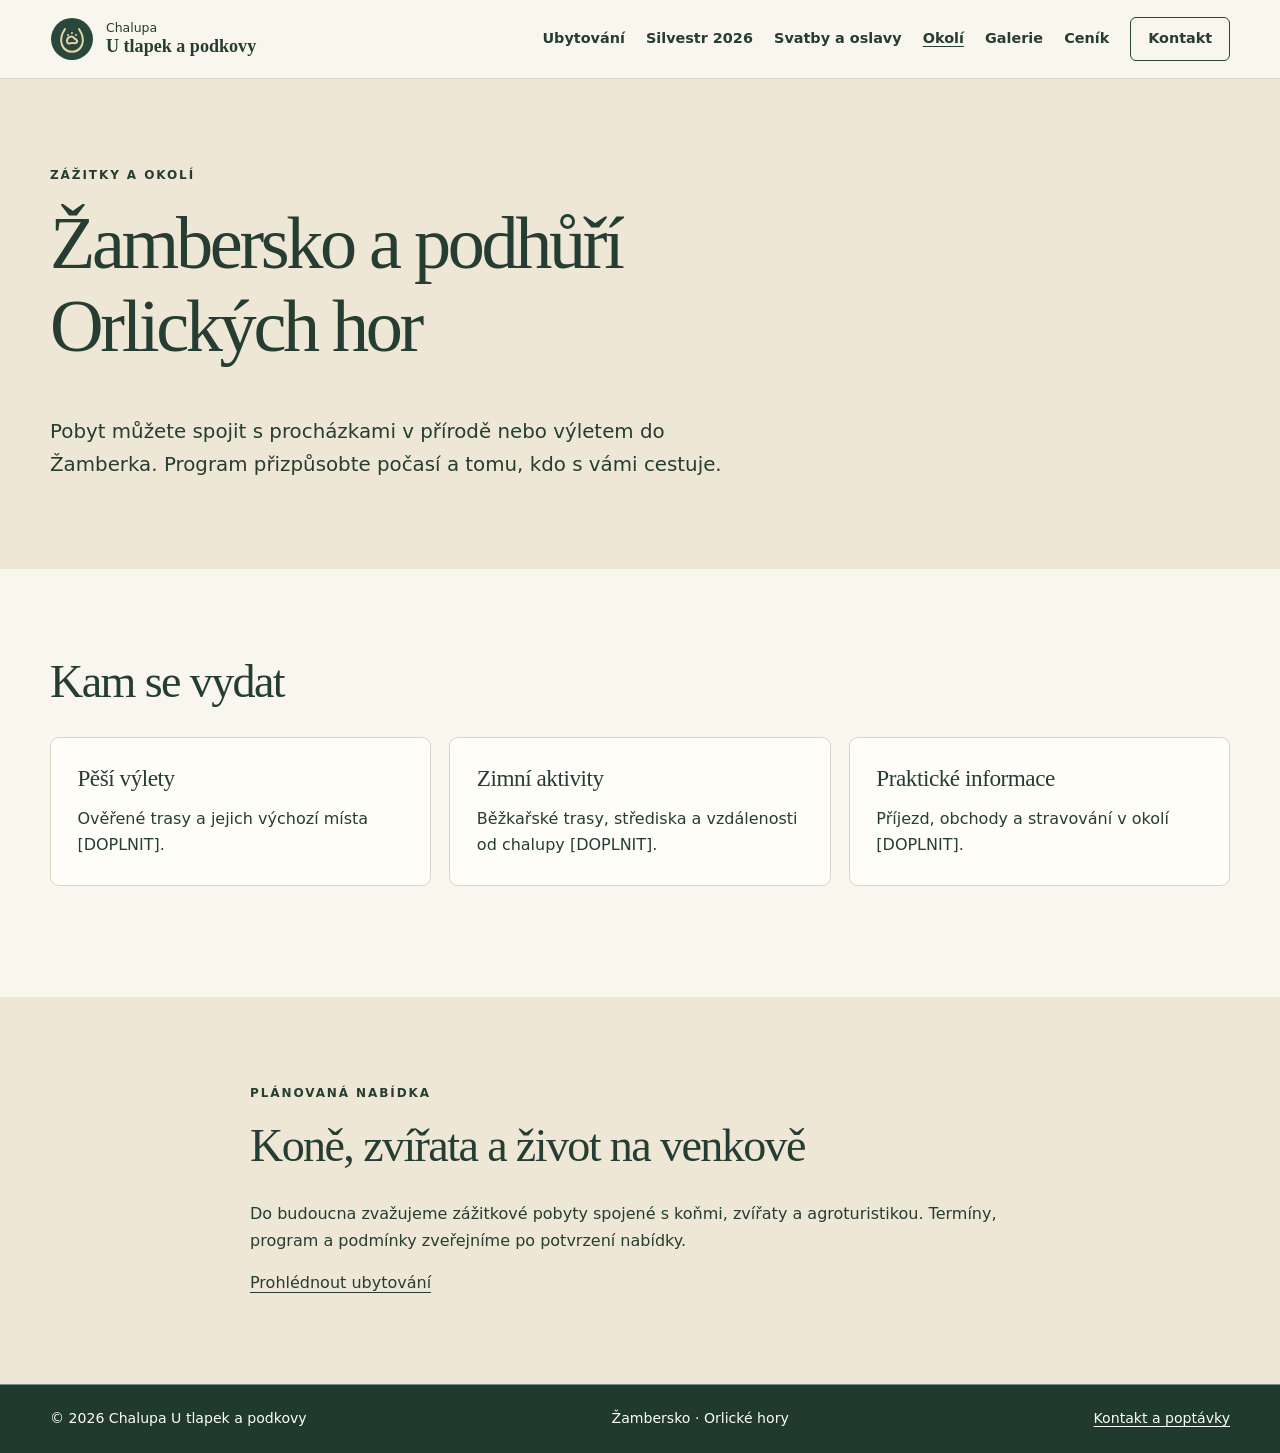
<file: zazitky-a-okoli.html>
<!doctype html>
<html lang="cs">
<head>
  <meta charset="utf-8">
  <meta name="viewport" content="width=device-width, initial-scale=1">
  <meta name="description" content="Co podniknout v podhůří Orlických hor při pobytu u Žamberka. Náměty na čas v přírodě a informace o plánovaných zážitcích se zvířaty.">
  <title>Výlety a zážitky na Žambersku | U tlapek a podkovy</title>
  <link rel="stylesheet" href="styly.css">
  <script src="script.js" defer></script>
</head>
<body>
  <a class="skip-link" href="#obsah">Přeskočit na obsah</a>
  <header class="site-header">
    <div class="container header-inner">
      <a class="brand" href="index.html"><svg viewBox="0 0 44 44" width="44" height="44" aria-hidden="true"><circle cx="22" cy="22" r="21" fill="#28483b"/><path d="M15 12c-4 6-5 11-3 16 4 9 16 9 20 0 2-5 1-10-3-16M17 24c0-4 5-6 7-3 1 1 4 2 3 4-1 2-3 1-5 1s-5 2-5-2z" fill="none" stroke="#ead4a9" stroke-width="2" stroke-linecap="round"/><circle cx="18" cy="18" r="1" fill="#ead4a9"/><circle cx="22" cy="16" r="1" fill="#ead4a9"/><circle cx="26" cy="18" r="1" fill="#ead4a9"/></svg><span>Chalupa <strong>U tlapek a podkovy</strong></span></a>
      <button class="menu-toggle" type="button" aria-expanded="false" aria-controls="hlavni-menu">Menu <span aria-hidden="true">☰</span></button>
      <nav id="hlavni-menu" class="main-nav" aria-label="Hlavní navigace">
        <a href="ubytovani.html">Ubytování</a>
        <a href="silvestr-2026.html">Silvestr 2026</a>
        <a href="svatby-a-oslavy.html">Svatby a oslavy</a>
        <a href="zazitky-a-okoli.html" aria-current="page">Okolí</a>
        <a href="fotogalerie.html">Galerie</a>
        <a href="cenik-a-dostupnost.html">Ceník</a>
        <a href="kontakt.html" class="nav-cta">Kontakt</a>
      </nav>
    </div>
  </header>
  <main id="obsah" tabindex="-1">
    <section class="section page-intro">
      <div class="container">
        <p class="eyebrow">Zážitky a okolí</p>
        <h1>Žambersko a podhůří Orlických hor</h1>
        <p class="intro-lead">Pobyt můžete spojit s procházkami v přírodě nebo výletem do Žamberka. Program přizpůsobte počasí a tomu, kdo s vámi cestuje.</p>
      </div>
    </section>
    <section class="section">
      <div class="container">
        <h2>Kam se vydat</h2>
        <div class="three-cards">
          <article class="mini-card">
            <h3>Pěší výlety</h3>
            <p>Ověřené trasy a jejich výchozí místa [DOPLNIT].</p>
          </article>
          <article class="mini-card">
            <h3>Zimní aktivity</h3>
            <p>Běžkařské trasy, střediska a vzdálenosti od chalupy [DOPLNIT].</p>
          </article>
          <article class="mini-card">
            <h3>Praktické informace</h3>
            <p>Příjezd, obchody a stravování v okolí [DOPLNIT].</p>
          </article>
        </div>
      </div>
    </section>
    <section class="section section-muted">
      <div class="container narrow">
        <p class="eyebrow">Plánovaná nabídka</p>
        <h2>Koně, zvířata a život na venkově</h2>
        <p>Do budoucna zvažujeme zážitkové pobyty spojené s koňmi, zvířaty a agroturistikou. Termíny, program a podmínky zveřejníme po potvrzení nabídky.</p>
        <p><a href="ubytovani.html">Prohlédnout ubytování</a></p>
      </div>
    </section>
  </main>
  <footer class="site-footer">
    <div class="container footer-inner">
      <span>© <span id="rok">2026</span> Chalupa U tlapek a podkovy</span>
      <span>Žambersko · Orlické hory</span>
      <a href="kontakt.html">Kontakt a poptávky</a>
    </div>
  </footer>
</body>
</html>
</file>
<file: styly.css>
:root {
  --ink: #253d32;
  --muted: #506157;
  --green: #29483a;
  --dark: #203a30;
  --cream: #f9f6ed;
  --sand: #efe7d6;
  --gold: #ead2a1;
  --line: #d8d5c7;
  --white: #fffdf8;
  --serif: Georgia, "Times New Roman", serif;
}
* { box-sizing: border-box; }
html { scroll-padding-top: 6rem; }
body {
  margin: 0;
  color: var(--ink);
  background: var(--cream);
  font: 1rem/1.65 system-ui, sans-serif;
}
a { color: inherit; text-underline-offset: .23em; }
a:hover { text-decoration-thickness: 2px; }
:focus-visible { outline: 3px solid #946027; outline-offset: 4px; }
img { display: block; max-width: 100%; height: auto; }
.container { width: min(1180px, calc(100% - 3rem)); margin-inline: auto; }
.narrow { width: min(780px, calc(100% - 3rem)); }
.skip-link { position: fixed; top: .75rem; left: .75rem; z-index: 40; padding: .65rem 1rem; background: var(--white); transform: translateY(-180%); }
.skip-link:focus { transform: none; }

.site-header { position: sticky; top: 0; z-index: 20; background: var(--cream); border-bottom: 1px solid var(--line); }
.header-inner { position: relative; min-height: 78px; display: flex; align-items: center; justify-content: space-between; gap: 1.25rem; }
.brand { display: inline-flex; gap: .75rem; align-items: center; line-height: 1.25; text-decoration: none; }
.brand svg { flex: none; }
.brand span { font-size: .78rem; }
.brand strong { display: block; font: 700 1.13rem/1.2 var(--serif); }
.main-nav { display: flex; align-items: center; gap: clamp(.75rem, 1.65vw, 1.5rem); }
.main-nav a { text-decoration: none; font-size: .9rem; font-weight: 650; }
.main-nav a:hover, .main-nav [aria-current="page"] { text-decoration: underline; }
.main-nav .nav-cta { padding: .55rem 1.05rem; border: 1px solid var(--green); border-radius: 6px; }
.menu-toggle { display: none; padding: .5rem .8rem; border: 1px solid var(--green); border-radius: 6px; color: inherit; background: transparent; font: inherit; cursor: pointer; }

h1, h2, h3 { margin: 0 0 .65em; font-family: var(--serif); font-weight: 500; line-height: 1.12; }
h1 { max-width: 15ch; font-size: clamp(2.65rem, 5.8vw, 5.7rem); letter-spacing: -.045em; }
h2 { font-size: clamp(2rem, 3.6vw, 3.25rem); letter-spacing: -.035em; }
h3 { font-size: 1.45rem; letter-spacing: -.02em; }
p { margin: 0 0 1em; }
p:last-child { margin-bottom: 0; }
.eyebrow { margin: 0 0 1rem; font-size: .75rem; font-weight: 750; letter-spacing: .16em; text-transform: uppercase; }
.hero-content .eyebrow { text-transform: none; }
.hero { padding-block: clamp(1.75rem, 4vw, 3.75rem); }
.hero-layout { display: grid; grid-template-columns: 1fr 1.02fr; min-height: 490px; }
.hero-content {
  display: flex; flex-direction: column; justify-content: center;
  padding: clamp(1.5rem, 4.4vw, 4rem); background: var(--sand);
  border-radius: 12px 0 0 12px;
}
.hero-content h1 { margin-bottom: .35em; }
.hero-lead, .intro-lead { max-width: 57ch; font-size: clamp(1.04rem, 1.7vw, 1.24rem); }
.hero-content .hero-lead { color: var(--muted); }
.actions { display: flex; align-items: center; flex-wrap: wrap; gap: .75rem 1.5rem; margin-top: .75rem; }
.hero-visual { position: relative; min-width: 0; min-height: 22rem; margin: 0; overflow: hidden; border-radius: 0 12px 12px 0; background: #a4ac88; }
.hero-visual .landscape, .hero-visual img { position: absolute; width: 100%; height: 100%; object-fit: cover; }
.hero-visual figcaption { position: absolute; bottom: 1rem; left: 1rem; right: 1rem; width: fit-content; padding: .35rem .65rem; border-radius: 4px; background: var(--dark); color: var(--white); font-size: .78rem; }
.button {
  display: inline-flex; justify-content: center; align-items: center; gap: .55rem; min-height: 46px;
  max-width: 100%; padding: .72rem 1.15rem; border: 0; border-radius: 6px; font: inherit;
  font-weight: 700; line-height: 1.35; text-align: center; text-decoration: none; cursor: pointer;
}
.button-primary { color: var(--white); background: var(--green); }
.button-accent, .season .button { color: var(--dark); background: var(--gold); }
.button:hover { text-decoration: underline; }
.button:disabled { opacity: .6; cursor: default; }
.season { color: var(--white); background: var(--dark); }
.season-inner { display: grid; grid-template-columns: auto 1fr auto; align-items: center; gap: 1.25rem clamp(1.25rem, 3vw, 3rem); padding-block: 1.85rem; }
.season-date { border-right: 1px solid #789083; padding-right: clamp(1.25rem, 3vw, 3rem); }
.season-date p { margin-bottom: .25rem; }
.season h2 { margin-bottom: .25rem; font-size: clamp(1.55rem, 3vw, 2.25rem); }
.season .eyebrow, .winter-hero .eyebrow, .contact-section .eyebrow { color: var(--gold); }
.page-intro { background: var(--sand); }
.page-intro h1 { max-width: 19ch; }
.winter-hero {
  padding-block: clamp(3rem, 8vw, 7.25rem) clamp(4.25rem, 10vw, 8rem);
  background: radial-gradient(ellipse at 88% 5%, #4b654f, var(--dark) 63%);
  color: var(--white);
}
.season :focus-visible, .winter-hero :focus-visible, .site-footer :focus-visible, .contact-details :focus-visible { outline-color: var(--gold); }
.quick-facts { position: relative; margin-top: -2rem; }
.facts-grid { display: grid; grid-template-columns: repeat(4, minmax(0, 1fr)); gap: 1px; overflow: hidden; border: 1px solid var(--line); border-radius: 9px; background: var(--line); margin: 0; }
.fact { padding: 1.1rem; background: var(--white); }
.fact-label { color: var(--muted); font-size: .82rem; }
.fact dd { margin: .3rem 0 0; font-weight: 750; }
.split .facts-grid { grid-template-columns: repeat(2, minmax(0, 1fr)); }
.section { padding-block: clamp(3.1rem, 6.8vw, 6rem); }
.section-muted { background: var(--sand); }
.split, .contact-grid { display: grid; grid-template-columns: repeat(2, minmax(0, 1fr)); align-items: start; gap: clamp(1.75rem, 5vw, 5rem); }
.three-cards { display: grid; grid-template-columns: repeat(3, minmax(0, 1fr)); gap: 1.15rem; margin: 1.5rem 0; }
.mini-card, .notice, .gallery-card { padding: clamp(1rem, 2.5vw, 1.65rem); border: 1px solid var(--line); border-radius: 9px; background: var(--white); }
.notice { border-top: 4px solid #bca371; }
.spec-list { max-width: 46rem; margin: 0 0 1.25rem; }
.spec-list div { display: flex; justify-content: space-between; align-items: baseline; gap: .75rem; padding: .8rem 0; border-bottom: 1px solid var(--line); }
.spec-list dd { margin: 0; font-weight: 700; text-align: right; }
.photo-placeholder { display: grid; align-content: center; justify-items: center; min-height: 10rem; margin-bottom: 1.1rem; border-radius: 6px; background: var(--sand); font-size: .88rem; }
.photo-placeholder span { font: 2rem/1.6 var(--serif); }
.gallery-card:nth-child(2) .photo-placeholder { background: #e8dccb; }
.gallery-card:nth-child(3) .photo-placeholder { background: #dfe6d7; }
details { padding: .95rem 0; border-bottom: 1px solid #c9c3b2; }
summary { cursor: pointer; font-weight: 700; }
details p { margin-top: .65rem; }

.contact-section { color: var(--white); background: var(--dark); }
.contact-details div { padding-block: .75rem; border-bottom: 1px solid #6c8376; }
.contact-details dt { color: var(--gold); font-size: .85rem; }
.contact-details dd { margin: .15rem 0 0; }
.contact-form { display: grid; min-width: 0; gap: .6rem; padding: clamp(1rem, 3vw, 2rem); border-radius: 10px; color: var(--ink); background: var(--white); }
.form-row { display: grid; grid-template-columns: repeat(2, minmax(0, 1fr)); gap: .7rem; }
.contact-form label { display: block; font-size: .92rem; font-weight: 700; }
.contact-form label small { font-weight: 400; }
.contact-form input, .contact-form select, .contact-form textarea {
  width: 100%; min-width: 0; min-height: 44px; padding: .58rem .65rem; border: 1px solid #839185;
  border-radius: 5px; font: inherit; color: inherit; background: #fff;
}
.contact-form textarea { resize: vertical; }
.form-note, .form-status { font-size: .88rem; margin: .25rem 0; }
.form-status:empty { margin: 0; }
.site-footer { padding: 1.4rem 0; border-top: 1px solid #789083; color: var(--white); background: var(--dark); font-size: .88rem; }
.footer-inner { display: flex; flex-wrap: wrap; justify-content: space-between; gap: .5rem 1.4rem; }

@media (max-width: 940px) {
  .header-inner { flex-wrap: wrap; }
  .main-nav { width: 100%; flex-wrap: wrap; padding-block: .25rem 1rem; }
  .menu-ready .menu-toggle { display: inline-block; }
  .menu-ready .main-nav {
    display: none; position: absolute; top: 100%; right: 0; width: min(21rem, 100%); max-height: 75vh; overflow: auto;
    padding: .55rem 1rem; border: 1px solid var(--line); border-radius: 0 0 8px 8px; background: var(--cream);
  }
  .menu-ready .main-nav.is-open { display: grid; gap: 0; }
  .main-nav a, .main-nav .nav-cta { display: block; padding: .62rem .35rem; border: 0; }
  .season-inner { grid-template-columns: auto 1fr; }
  .season .button { grid-column: 2; justify-self: start; }
}
@media (max-width: 700px) {
  .container, .narrow { width: calc(100% - 2rem); }
  .hero-layout, .split, .three-cards, .contact-grid { grid-template-columns: 1fr; }
  .hero-content { border-radius: 10px 10px 0 0; }
  .hero-visual { min-height: 16rem; border-radius: 0 0 10px 10px; }
  .facts-grid { grid-template-columns: repeat(2, minmax(0, 1fr)); }
  .season-inner { grid-template-columns: 1fr; }
  .season-date { padding: 0; border: 0; }
  .season .button { grid-column: 1; }
}
@media (max-width: 400px) {
  .form-row { grid-template-columns: 1fr; }
}
</file>
